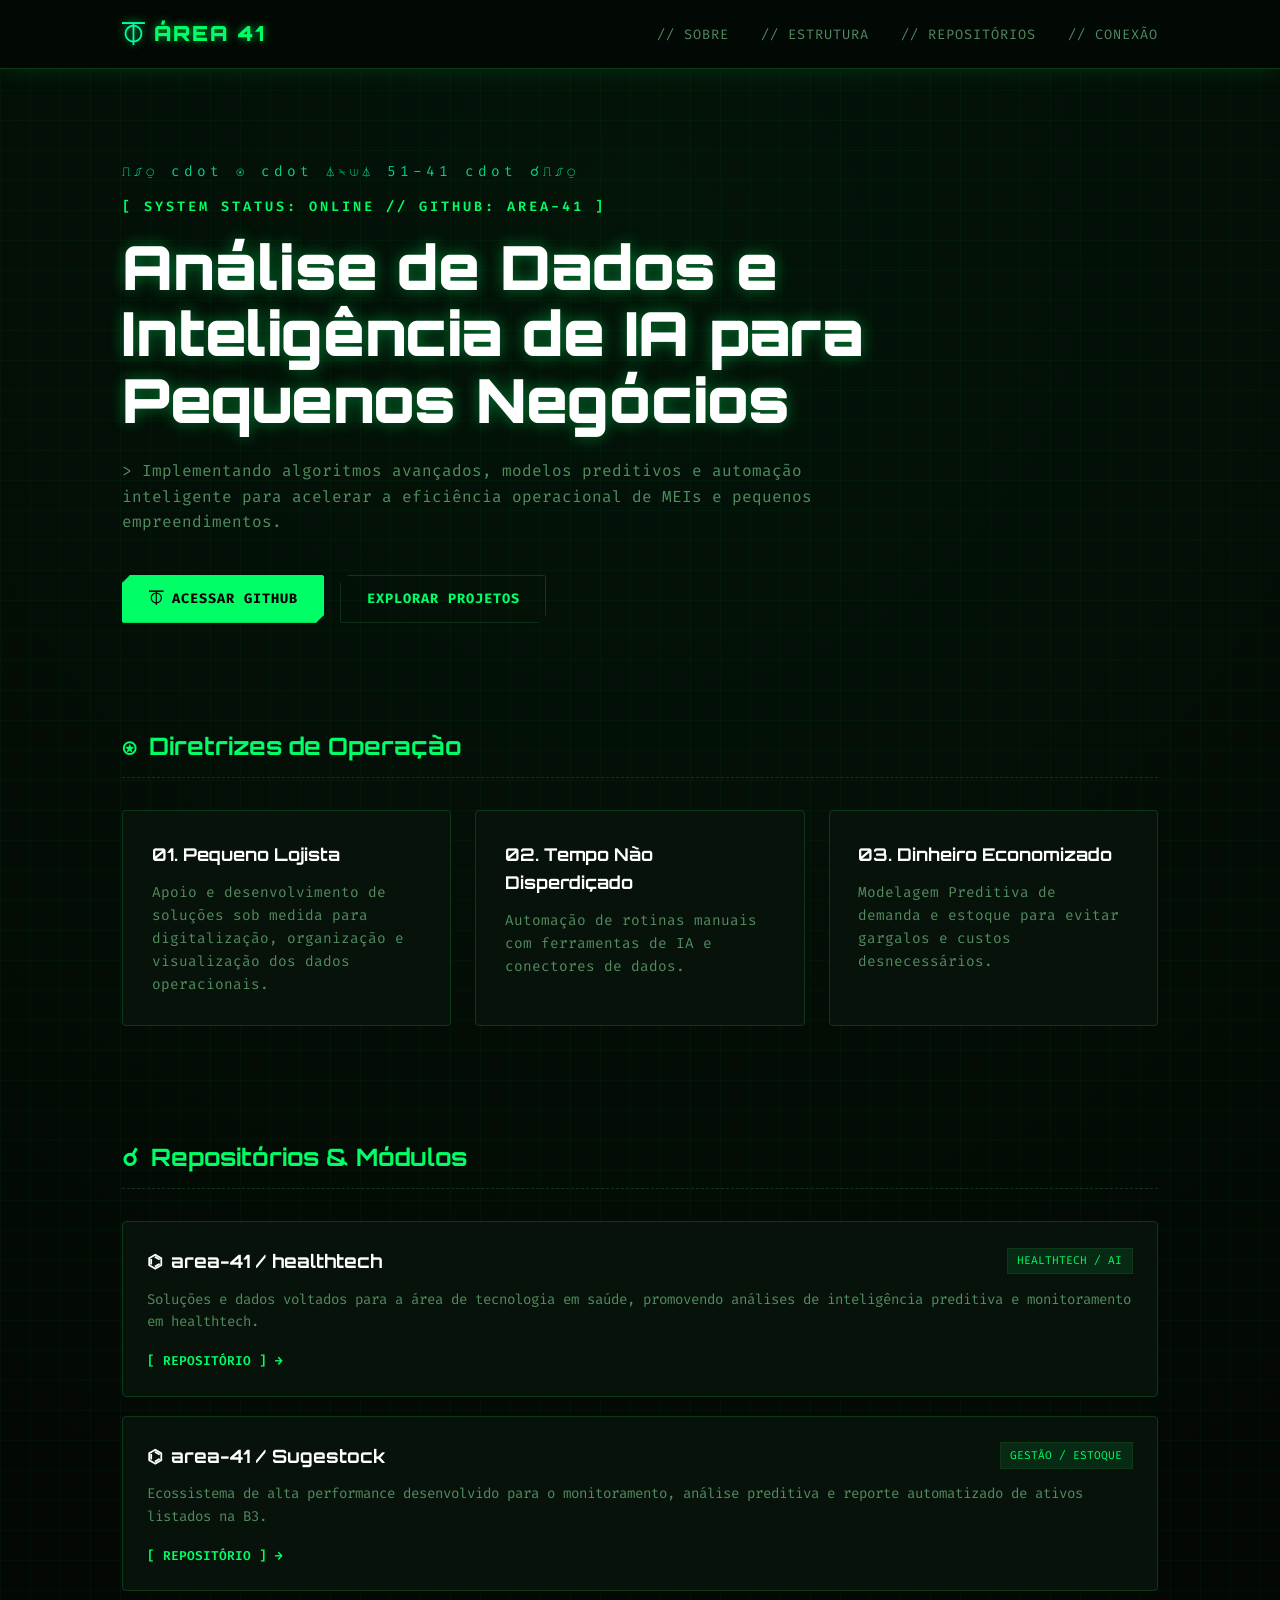
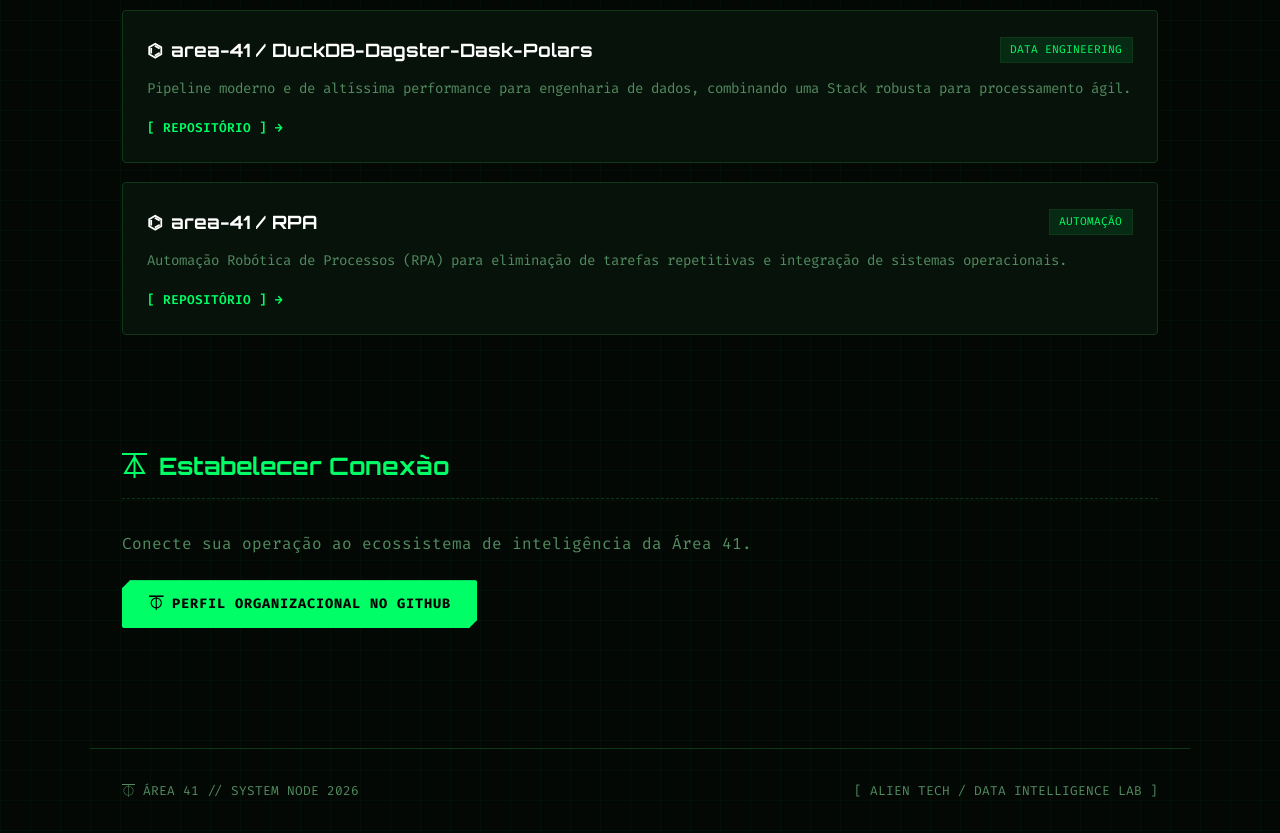
<file: index.html>
<!DOCTYPE html>
<html lang="pt-BR">
<head>
  <meta charset="UTF-8">
  <meta name="viewport" content="width=device-width, initial-scale=1.0">
  <title>ÁREA 41 | Cyber-Intelligence & Data Lab</title>
  <link rel="preconnect" href="https://fonts.googleapis.com">
  <link rel="preconnect" href="https://fonts.gstatic.com" crossorigin>
  <link href="https://fonts.googleapis.com/css2?family=Fira+Code:wght@400;600;700&family=Orbitron:wght@500;700;900&display=swap" rel="stylesheet">
  
  <style>
    /* --- VARIÁVEIS CYBERPUNK / ALIEN TECH --- */
    :root {
      --bg-color: #030804;
      --card-bg: #07120a;
      --border-color: #0f3818;
      --border-glow: #00ff66;
      --text-main: #d0ffd8;
      --text-muted: #528c60;
      --neon-green: #00ff66;
      --neon-dim: #00cc52;
      --alien-symbol: #00ffaa;
      --font-heading: 'Orbitron', sans-serif;
      --font-code: 'Fira Code', monospace;
    }

    * {
      margin: 0;
      padding: 0;
      box-sizing: border-box;
    }

    html {
      scroll-behavior: smooth;
    }

    body {
      background-color: var(--bg-color);
      color: var(--text-main);
      font-family: var(--font-code);
      line-height: 1.6;
      padding-top: 80px;
      background-image: 
        radial-gradient(circle at 50% 10%, rgba(0, 255, 102, 0.05) 0%, transparent 60%),
        linear-gradient(rgba(0, 255, 102, 0.03) 1px, transparent 1px),
        linear-gradient(90deg, rgba(0, 255, 102, 0.03) 1px, transparent 1px);
      background-size: 100% 100%, 30px 30px, 30px 30px;
    }

    /* --- NAVEGAÇÃO HIGH-TECH --- */
    header {
      position: fixed;
      top: 0;
      left: 0;
      width: 100%;
      background: rgba(3, 8, 4, 0.92);
      backdrop-filter: blur(10px);
      border-bottom: 1px solid var(--border-color);
      box-shadow: 0 4px 20px rgba(0, 255, 102, 0.1);
      z-index: 1000;
    }

    nav {
      max-width: 1100px;
      margin: 0 auto;
      display: flex;
      justify-content: space-between;
      align-items: center;
      padding: 1rem 2rem;
    }

    .logo {
      font-family: var(--font-heading);
      font-weight: 900;
      font-size: 1.3rem;
      letter-spacing: 2px;
      color: var(--neon-green);
      text-decoration: none;
      text-shadow: 0 0 8px rgba(0, 255, 102, 0.6);
      display: flex;
      align-items: center;
      gap: 0.5rem;
    }

    .alien-icon {
      color: var(--alien-symbol);
      font-size: 1.4rem;
    }

    .nav-links {
      display: flex;
      gap: 2rem;
      list-style: none;
    }

    .nav-links a {
      color: var(--text-muted);
      text-decoration: none;
      font-size: 0.85rem;
      text-transform: uppercase;
      letter-spacing: 1px;
      transition: all 0.2s ease;
    }

    .nav-links a:hover {
      color: var(--neon-green);
      text-shadow: 0 0 8px rgba(0, 255, 102, 0.8);
    }

    /* --- HERO SECTION --- */
    .hero {
      max-width: 1100px;
      margin: 0 auto;
      padding: 5rem 2rem 3rem 2rem;
      text-align: left;
      position: relative;
    }

    .alien-banner {
      font-size: 0.9rem;
      color: var(--alien-symbol);
      letter-spacing: 4px;
      margin-bottom: 0.8rem;
      opacity: 0.8;
    }

    .hero-subtitle {
      color: var(--neon-green);
      font-size: 0.85rem;
      text-transform: uppercase;
      letter-spacing: 3px;
      font-weight: 600;
      margin-bottom: 1rem;
    }

    .hero h1 {
      font-family: var(--font-heading);
      font-size: clamp(2.2rem, 5vw, 3.8rem);
      font-weight: 900;
      line-height: 1.1;
      margin-bottom: 1.5rem;
      color: #fff;
      text-shadow: 0 0 15px rgba(0, 255, 102, 0.4);
    }

    .hero p {
      max-width: 700px;
      color: var(--text-muted);
      font-size: 1rem;
      margin-bottom: 2.5rem;
    }

    /* --- BOTÕES FUTURISTAS --- */
    .btn-group {
      display: flex;
      gap: 1rem;
      flex-wrap: wrap;
    }

    .btn {
      display: inline-flex;
      align-items: center;
      gap: 0.5rem;
      padding: 0.75rem 1.6rem;
      font-family: var(--font-code);
      font-size: 0.85rem;
      font-weight: 700;
      text-decoration: none;
      text-transform: uppercase;
      letter-spacing: 1px;
      border-radius: 2px;
      transition: all 0.25s ease;
      cursor: pointer;
      position: relative;
      clip-path: polygon(8px 0, 100% 0, 100% calc(100% - 8px), calc(100% - 8px) 100%, 0 100%, 0 8px);
    }

    .btn-primary {
      background-color: var(--neon-green);
      color: #000;
      border: 1px solid var(--neon-green);
      box-shadow: 0 0 15px rgba(0, 255, 102, 0.4);
    }

    .btn-primary:hover {
      background-color: #fff;
      border-color: #fff;
      box-shadow: 0 0 25px rgba(0, 255, 102, 0.8);
    }

    .btn-secondary {
      background-color: transparent;
      color: var(--neon-green);
      border: 1px solid var(--border-color);
    }

    .btn-secondary:hover {
      border-color: var(--neon-green);
      background-color: rgba(0, 255, 102, 0.05);
    }

    /* --- SEÇÕES & CARDS --- */
    section {
      max-width: 1100px;
      margin: 0 auto;
      padding: 3.5rem 2rem;
    }

    .section-title {
      font-family: var(--font-heading);
      font-size: 1.5rem;
      margin-bottom: 2rem;
      border-bottom: 1px dashed var(--border-color);
      padding-bottom: 0.75rem;
      color: var(--neon-green);
      display: flex;
      align-items: center;
      gap: 0.8rem;
    }

    .pillars-grid {
      display: grid;
      grid-template-columns: repeat(auto-fit, minmax(300px, 1fr));
      gap: 1.5rem;
    }

    .pillar-card {
      background: var(--card-bg);
      border: 1px solid var(--border-color);
      padding: 1.8rem;
      border-radius: 4px;
      position: relative;
      transition: all 0.3s ease;
    }

    .pillar-card:hover {
      border-color: var(--neon-green);
      box-shadow: 0 0 15px rgba(0, 255, 102, 0.15);
    }

    .pillar-card h3 {
      font-family: var(--font-heading);
      font-size: 1.1rem;
      margin-bottom: 0.8rem;
      color: #fff;
    }

    .pillar-card p {
      color: var(--text-muted);
      font-size: 0.9rem;
    }

    /* --- LISTA DE PROJETOS REPOSITÓRIOS --- */
    .projects-list {
      display: flex;
      flex-direction: column;
      gap: 1.2rem;
    }

    .project-item {
      background: var(--card-bg);
      border: 1px solid var(--border-color);
      padding: 1.5rem;
      border-radius: 4px;
      display: flex;
      flex-direction: column;
      gap: 0.8rem;
      transition: all 0.2s ease;
    }

    .project-item:hover {
      border-color: var(--neon-green);
      box-shadow: inset 0 0 10px rgba(0, 255, 102, 0.05);
    }

    .project-header {
      display: flex;
      justify-content: space-between;
      align-items: center;
      flex-wrap: wrap;
      gap: 0.5rem;
    }

    .project-title {
      font-family: var(--font-heading);
      font-size: 1.15rem;
      color: #fff;
      display: flex;
      align-items: center;
      gap: 0.5rem;
    }

    .project-tag {
      font-size: 0.7rem;
      text-transform: uppercase;
      padding: 0.2rem 0.6rem;
      background: rgba(0, 255, 102, 0.1);
      color: var(--neon-green);
      border: 1px solid var(--border-color);
    }

    .project-desc {
      color: var(--text-muted);
      font-size: 0.88rem;
    }

    .project-links {
      display: flex;
      gap: 1.2rem;
      margin-top: 0.3rem;
    }

    .project-link {
      font-size: 0.8rem;
      color: var(--neon-green);
      text-decoration: none;
      font-weight: 600;
      transition: opacity 0.2s;
    }

    .project-link:hover {
      text-decoration: underline;
    }

    /* --- FOOTER --- */
    footer {
      max-width: 1100px;
      margin: 4rem auto 0 auto;
      padding: 2rem;
      border-top: 1px solid var(--border-color);
      display: flex;
      justify-content: space-between;
      align-items: center;
      color: var(--text-muted);
      font-size: 0.8rem;
    }

    @media (max-width: 768px) {
      .nav-links { display: none; }
      footer { flex-direction: column; gap: 1rem; text-align: center; }
    }
  </style>
</head>
<body>

  <!-- NAVEGAÇÃO ALIEN / TECH -->
  <header>
    <nav>
      <a href="https://github.com/area-41" class="logo" target="_blank">
        <span class="alien-icon">⏁</span> ÁREA 41
      </a>
      <ul class="nav-links">
        <li><a href="#sobre">// SOBRE</a></li>
        <li><a href="#pilares">// ESTRUTURA</a></li>
        <li><a href="#repositorios">// REPOSITÓRIOS</a></li>
        <li><a href="#contato">// CONEXÃO</a></li>
      </ul>
    </nav>
  </header>

  <!-- HERO SECTION -->
  <main class="hero" id="sobre">
    <div class="alien-banner">⎍⎎⍜ cdot ⍟ cdot ⏃⍀⟒⏃ 51-41 cdot ☌⎍⎎⍜</div>
    <div class="hero-subtitle">[ SYSTEM STATUS: ONLINE // GITHUB: AREA-41 ]</div>
    <h1>Análise de Dados e Inteligência de IA para Pequenos Negócios</h1>
    <p>> Implementando algoritmos avançados, modelos preditivos e automação inteligente para acelerar a eficiência operacional de MEIs e pequenos empreendimentos.</p>
    <div class="btn-group">
      <a href="https://github.com/area-41?tab=repositories" class="btn btn-primary" target="_blank"><span>⏁</span> Acessar GitHub</a>
      <a href="#repositorios" class="btn btn-secondary">Explorar Projetos</a>
    </div>
  </main>

  <!-- PILARES DE ATUAÇÃO -->
  <section id="pilares">
    <h2 class="section-title"><span>⍟</span> Diretrizes de Operação</h2>
    <div class="pillars-grid">
      <div class="pillar-card">
        <h3>01. Pequeno Lojista</h3>
        <p>Apoio e desenvolvimento de soluções sob medida para digitalização, organização e visualização dos dados operacionais.</p>
      </div>
      <div class="pillar-card">
        <h3>02. Tempo Não Disperdiçado</h3>
        <p>Automação de rotinas manuais com ferramentas de IA e conectores de dados.</p>
      </div>
      <div class="pillar-card">
        <h3>03. Dinheiro Economizado</h3>
        <p>Modelagem Preditiva de demanda e estoque para evitar gargalos e custos desnecessários.</p>
      </div>
    </div>
  </section>

  <!-- REPOSITÓRIOS E PROJETOS -->
  <section id="repositorios">
    <h2 class="section-title"><span>☌</span> Repositórios & Módulos</h2>
    <div class="projects-list">
      
      <!-- Repositório 1 -->
      <article class="project-item">
        <div class="project-header">
          <h3 class="project-title"><span>⌬</span> area-41 / healthtech</h3>
          <span class="project-tag">Healthtech / AI</span>
        </div>
        <p class="project-desc">Soluções e dados voltados para a área de tecnologia em saúde, promovendo análises de inteligência preditiva e monitoramento em healthtech.</p>
        <div class="project-links">
          <a href="https://github.com/area-41/healthtech" class="project-link" target="_blank">[ REPOSITÓRIO ] &rarr;</a>
        </div>
      </article>

      <!-- Repositório 2 -->
      <article class="project-item">
        <div class="project-header">
          <h3 class="project-title"><span>⌬</span> area-41 / Sugestock</h3>
          <span class="project-tag">Gestão / Estoque</span>
        </div>
        <p class="project-desc">Ecossistema de alta performance desenvolvido para o monitoramento, análise preditiva e reporte automatizado de ativos listados na B3.</p>
        <div class="project-links">
          <a href="https://github.com/area-41/Sugestock" class="project-link" target="_blank">[ REPOSITÓRIO ] &rarr;</a>
        </div>
      </article>

      <!-- Repositório 3 -->
      <article class="project-item">
        <div class="project-header">
          <h3 class="project-title"><span>⌬</span> area-41 / DuckDB-Dagster-Dask-Polars</h3>
          <span class="project-tag">Data Engineering</span>
        </div>
        <p class="project-desc">Pipeline moderno e de altíssima performance para engenharia de dados, combinando uma Stack robusta para processamento ágil.</p>
        <div class="project-links">
          <a href="https://github.com/area-41/DuckDB-Dagster-Dask-Polars" class="project-link" target="_blank">[ REPOSITÓRIO ] &rarr;</a>
        </div>
      </article>

      <!-- Repositório 4 -->
      <article class="project-item">
        <div class="project-header">
          <h3 class="project-title"><span>⌬</span> area-41 / RPA</h3>
          <span class="project-tag">Automação</span>
        </div>
        <p class="project-desc">Automação Robótica de Processos (RPA) para eliminação de tarefas repetitivas e integração de sistemas operacionais.</p>
        <div class="project-links">
          <a href="https://github.com/area-41/RPA" class="project-link" target="_blank">[ REPOSITÓRIO ] &rarr;</a>
        </div>
      </article>

    </div>
  </section>

  <!-- CONTATO E SINAL -->
  <section id="contato">
    <h2 class="section-title"><span>⏄</span> Estabelecer Conexão</h2>
    <p style="color: var(--text-muted); margin-bottom: 1.5rem;">Conecte sua operação ao ecossistema de inteligência da Área 41.</p>
    <div class="btn-group">
      <a href="https://github.com/area-41/area-41/blob/main/README_normal.md" class="btn btn-primary" target="_blank"><span>⏁</span> Perfil Organizacional no GitHub</a>
    </div>
  </section>

  <!-- RODAPÉ -->
  <footer>
    <p>⏁ ÁREA 41 // SYSTEM NODE 2026</p>
    <p>[ ALIEN TECH / DATA INTELLIGENCE LAB ]</p>
  </footer>

  <script>
    // Rola a página suavemente para as seções
    document.querySelectorAll('a[href^="#"]').forEach(anchor => {
      anchor.addEventListener('click', function (e) {
        e.preventDefault();
        const target = document.querySelector(this.getAttribute('href'));
        if(target) {
          target.scrollIntoView({ behavior: 'smooth' });
        }
      });
    });
  </script>
</body>
</html>
</file>
